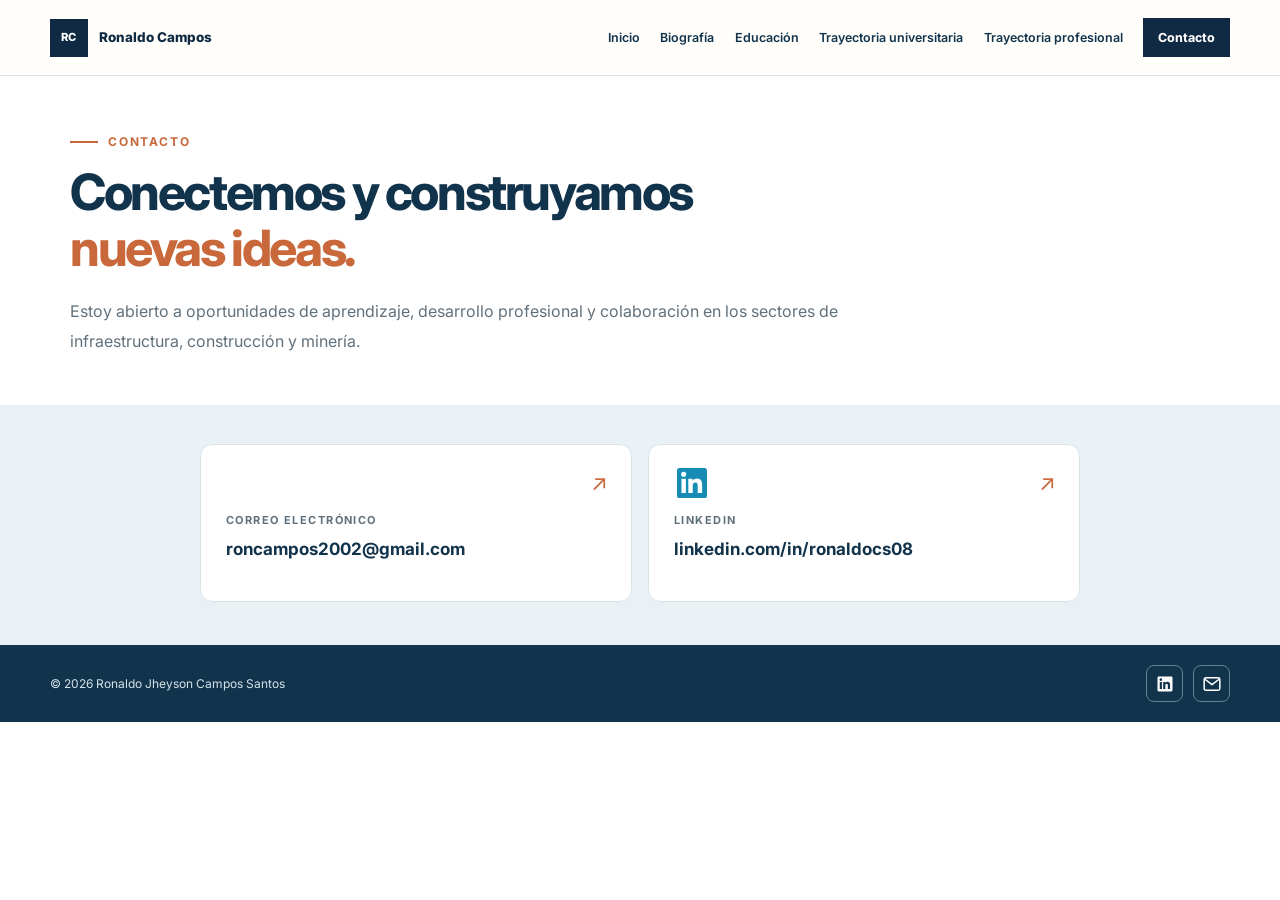
<file: contacto.html>
<!DOCTYPE html>
<html lang="es"><head><meta charset="utf-8"/><meta content="width=device-width,initial-scale=1" name="viewport"/><title>Ronaldo Campos | Contacto</title><meta content="Contacto profesional de Ronaldo Campos. Oportunidades de colaboración en infraestructura, construcción y minería." name="description"/><link href="https://fonts.googleapis.com" rel="preconnect"/><link crossorigin="" href="https://fonts.gstatic.com" rel="preconnect"/><link href="https://fonts.googleapis.com/css2?family=Inter:wght@400;500;600;700;800&amp;display=swap" rel="stylesheet"/><style>
:root{--navy:#12334C;--blue:#168CB5;--terra:#C9683B;--text:#223849;--muted:#61717C;--border:#DCE5E9;--bg:#F8FAFA;--white:#fff}*{box-sizing:border-box}html{scroll-behavior:smooth}body{margin:0;background:#fff;color:var(--text);font-family:Inter,Arial,sans-serif;font-size:14px;line-height:1.6}a{color:inherit;text-decoration:none}.site-header{position:relative;z-index:20;background:white;border-bottom:1px solid #e6ecef}.nav-wrap{max-width:1180px;margin:auto;height:76px;display:flex;align-items:center;justify-content:space-between;gap:22px;padding:0 20px}.brand{display:flex;gap:10px;align-items:center;font-weight:700;color:var(--navy);white-space:nowrap}.brand-mark{background:var(--navy);color:white;padding:8px 9px;border-radius:4px;font-size:13px}.main-nav{display:flex;align-items:center;gap:17px}.main-nav a{font-size:12px;font-weight:600;color:#536775;white-space:nowrap;transition:color .2s}.main-nav a:hover,.main-nav a.active{color:var(--terra)}.main-nav .nav-contact{background:var(--navy);border-radius:5px;color:white;padding:10px 14px}.main-nav .nav-contact:hover{background:var(--terra);color:white}.menu-toggle{display:none;border:1px solid var(--border);border-radius:6px;background:#fff;padding:8px;cursor:pointer}.menu-toggle span{display:block;width:22px;height:2px;background:var(--navy);margin:4px}.container{max-width:1180px;padding:0 20px;margin:auto}.intro{padding:38px 0 24px}.eyebrow,.sect-kicker{font-size:11px;letter-spacing:.13em;color:var(--terra);font-weight:700;text-transform:uppercase;margin:0 0 8px}.eyebrow:before,.sect-kicker:before{content:'';display:inline-block;width:28px;height:2px;background:var(--terra);vertical-align:middle;margin-right:10px}h1{font-size:32px;line-height:1.22;color:var(--navy);letter-spacing:-.04em;margin:0 0 10px;font-weight:700}.intro-p{color:var(--muted);font-size:14px;max-width:770px;margin:0}.section{padding:26px 0}.section-head{display:flex;justify-content:space-between;gap:20px;align-items:end;margin-bottom:17px}.section-head h2{margin:0;color:var(--navy);font-size:22px;letter-spacing:-.025em;line-height:1.3}.section-head>p{margin:0;color:var(--muted);font-size:12px;max-width:390px}.lead-grid,.vol-grid{display:grid;grid-template-columns:repeat(2,minmax(0,1fr));gap:14px}.lead-card,.vol-card,.award-card{border:1px solid var(--border);background:white;border-radius:11px;box-shadow:0 3px 13px rgba(18,51,76,.026);transition:border-color .25s,box-shadow .25s,transform .25s,background-color .25s}.lift:hover{border-color:var(--terra);box-shadow:0 12px 26px rgba(201,104,59,.115);transform:translateY(-3px)}.lead-card{display:flex;align-items:center;gap:19px;padding:20px 22px;min-height:143px}.lead-logo{width:72px;height:72px;flex:none;display:grid;place-items:center;color:var(--navy);font-size:15px;font-weight:800;letter-spacing:-.06em;border:1px solid #e7edef;border-radius:9px;background:linear-gradient(145deg,#fbfcfc,#f2f6f7)}.lead-body h3,.vol-card h3{color:var(--navy);font-size:16px;font-weight:700;margin:0 0 2px;line-height:1.35}.sub{font-size:12px;color:var(--blue);font-weight:600;margin:0 0 6px}.desc{font-size:13px;color:var(--muted);margin:0;line-height:1.6}.awards-wrap{background:var(--bg);border-block:1px solid #edf1f3;padding:30px 0 33px}.awards-grid{display:grid;grid-template-columns:repeat(3,minmax(0,1fr));gap:14px}.award-card{position:relative;padding:21px 19px 23px;min-height:184px;display:flex;flex-direction:column;align-items:flex-start;overflow:hidden}.award-card:before{content:'';position:absolute;top:0;left:0;width:43px;height:3px;background:var(--terra);transition:width .25s}.award-card:hover:before{width:100%}.award-kicker{color:var(--blue);font-weight:700;font-size:10px;letter-spacing:.085em;text-transform:uppercase;margin:0 0 12px}.award-card h3{color:var(--navy);font-size:16px;line-height:1.4;margin:0 0 10px;font-weight:700}.award-desc{font-size:12.5px;color:var(--muted);line-height:1.6;margin:0}.type-chip{margin-top:auto;padding-top:12px;font-size:10px;color:var(--terra);font-weight:700}.vol-card{padding:20px 22px;min-height:151px;background:#fbfcfc}.vol-card:hover{background:white}.vol-top{display:flex;align-items:start;justify-content:space-between;gap:12px;margin-bottom:5px}.vol-top time{white-space:nowrap;color:var(--terra);font-weight:700;font-size:11px}.quote-wrap{margin:35px auto 30px;padding:27px 40px;border-radius:11px;background:var(--bg);border:1px solid #e0e8eb;text-align:center}.quote-label{font-size:10px;font-weight:700;letter-spacing:.13em;color:var(--muted);margin:0 0 10px}.quote{font-size:20px;line-height:1.65;letter-spacing:-.025em;color:var(--navy);font-weight:500;margin:0 auto;max-width:990px}.quote strong{font-weight:700;color:var(--terra)}.gallery-section{padding:4px 0 54px}.gallery-label{margin:0 0 13px}.gallery-reserve{height:300px;background:linear-gradient(130deg,#f1f5f6,#e7eef1);border:1px solid var(--border);border-radius:12px;display:flex;align-items:center;justify-content:center;flex-direction:column;gap:8px;text-align:center;padding:20px}.gallery-reserve svg{width:38px;height:38px;opacity:.45;stroke:var(--navy)}.gallery-reserve strong{font-size:14px;color:var(--navy)}.gallery-reserve span{font-size:12px;color:var(--muted)}.site-footer{border-top:1px solid var(--border);padding:22px max(20px,calc((100vw - 1140px)/2));color:var(--muted);font-size:12px;display:flex;justify-content:space-between;gap:12px}.site-footer a:hover{color:var(--terra)}.sr-only{position:absolute;width:1px;height:1px;overflow:hidden;clip:rect(0,0,0,0)}@media(max-width:1040px){.main-nav{gap:10px}.main-nav a{font-size:11px}.nav-wrap{padding:0 15px}.awards-grid{grid-template-columns:repeat(2,minmax(0,1fr))}}@media(max-width:760px){.nav-wrap{height:68px}.menu-toggle{display:block}.main-nav{display:none;position:absolute;top:68px;left:0;right:0;background:white;box-shadow:0 16px 24px #12334c15;flex-direction:column;align-items:stretch;padding:16px 20px;gap:0}.main-nav.open{display:flex}.main-nav a{padding:10px 7px;font-size:13px}.main-nav .nav-contact{margin-top:8px;text-align:center}.intro{padding:28px 0 15px}h1{font-size:27px}.section{padding:20px 0}.section-head{display:block}.section-head h2{font-size:19px}.section-head>p{margin-top:6px}.lead-grid,.vol-grid,.awards-grid{grid-template-columns:1fr}.lead-card{padding:16px;gap:13px;min-height:unset}.lead-logo{width:59px;height:59px;font-size:12px}.award-card{min-height:unset}.vol-top{flex-wrap:wrap}.quote-wrap{margin:25px auto 20px;padding:22px 17px}.quote{font-size:16px}.gallery-reserve{height:235px}.site-footer{padding:21px 20px;flex-wrap:wrap}}@media(prefers-reduced-motion:reduce){.lift,.award-card:before{transition:none!important}.lift:hover{transform:none}}

/* V2 approved layout */
.intro{padding:32px 0 7px}.intro h1{font-size:29px;line-height:1.3;margin-bottom:9px}.intro-p{font-size:14px;max-width:850px}
.section{padding:19px 0 29px}.lead-grid,.vol-grid,.awards-grid{grid-template-columns:repeat(2,minmax(0,1fr));gap:14px}
.lead-card{min-height:141px;padding:18px 19px;align-items:center;gap:18px}
.lead-card:hover,.vol-card:hover{background:#FFF5EF;border-color:#C9683B;box-shadow:0 12px 26px rgba(201,104,59,.10);transform:translateY(-3px)}
.lead-logo{width:91px;height:91px;flex-shrink:0;background:transparent;border:0;border-radius:0;overflow:hidden;display:flex;align-items:center;justify-content:center}
.lead-logo img{display:block;max-height:100%;max-width:100%;width:100%;height:100%;object-fit:contain}
.lead-body{flex:1;min-width:0}.lead-top,.award-top{display:flex;justify-content:space-between;align-items:flex-start;gap:12px}.lead-top h3{flex:1}.lead-top time,.award-top time{flex-shrink:0;white-space:nowrap;font-size:11px;color:#C9683B;font-weight:700}
.lead-body h3{font-size:16px}.lead-body .sub{font-size:12px}.lead-body .desc,.vol-card .desc{font-size:13.2px;line-height:1.58}
.awards-wrap{padding:28px 0 22px}.awards-wrap .section-head{margin-bottom:16px}.awards-wrap .section-head .sect-kicker{margin-bottom:0}
.award-card{min-height:148px;padding:19px 20px 21px}.award-card h3{font-size:16px;margin:5px 0 8px}.award-desc{font-size:13.2px;line-height:1.55}.award-kicker{font-size:11px;margin:0}
/* Retain award hover from V1; no peach overlay */
.award-card:hover{background:white;transform:translateY(-3px);border-color:#C9683B}
.quote-wrap{max-width:1180px;margin:23px auto 2px;padding:19px 24px 4px;background:transparent;border:0;border-top:1px solid #DEE6EA;border-radius:0;box-shadow:none}
.quote-label{font-size:10px;color:#758893;margin:0 0 5px}.quote{font-size:16px;max-width:1050px;line-height:1.8;font-style:italic;font-weight:400}
.vol-card{min-height:150px;background:white}.vol-card:hover{background:#FFF5EF}
.section-head{margin-bottom:16px}.section-head .sect-kicker{margin:0}.gallery-section{padding:8px 0 50px}
@media(max-width:760px){.intro{padding:27px 0 8px}.intro h1{font-size:25px}.lead-grid,.awards-grid,.vol-grid{grid-template-columns:1fr}.lead-card{gap:11px;padding:15px}.lead-logo{width:65px;height:65px}.lead-top{flex-wrap:wrap;gap:1px}.lead-top time{font-size:10.5px}.award-card{min-height:unset}.quote-wrap{padding:18px 0 3px}.quote{font-size:15px}.vol-top time{white-space:normal}}

/* V3: UI consistency and alternate light-blue section backgrounds */
html,body{background:#fff}
.site-header{position:relative;z-index:20;background:#fff;border-bottom:1px solid #e6ecef}
.nav-wrap{max-width:1180px;width:100%;margin:0 auto;height:76px;display:flex;align-items:center;justify-content:space-between;padding:0 20px;gap:16px}
.brand{color:#12334C;font-family:Inter,Arial,sans-serif;font-weight:700;text-decoration:none;display:flex;align-items:center;gap:10px;white-space:nowrap}
.brand-mark{display:inline-flex;align-items:center;justify-content:center;width:35px;height:35px;padding:0;background:#12334C;color:white;border-radius:4px;font-size:13px}
.main-nav{display:flex;align-items:center;gap:17px}
.main-nav a{font-family:Inter,Arial,sans-serif;font-size:13px;font-weight:600;text-decoration:none;color:#43566A;white-space:nowrap}
.main-nav a.active{color:#C9683B}
.main-nav .nav-contact{background:#12334C;color:#fff;border-radius:5px;padding:10px 14px}
.main-nav .nav-contact:hover{background:#C9683B;color:#fff}
.intro{background:#fff}
main > section.section{background:#fff}
main > section.awards-wrap{background:#F0F5F7;padding-top:35px;padding-bottom:35px}
main > section.gallery-section{background:#F0F5F7;padding-top:34px;padding-bottom:54px}
.lead-logo{width:74px!important;height:74px!important;flex:0 0 74px!important;background:transparent!important;border:none!important;border-radius:0!important;overflow:visible!important}
.lead-logo img{width:100%;height:100%;object-fit:contain;display:block}
.lead-card{gap:16px}
@media(max-width:1040px){.main-nav{gap:10px}.main-nav a{font-size:12px}}
@media(max-width:760px){.nav-wrap{height:68px}.main-nav{display:none}.main-nav.open{display:flex;flex-direction:column;align-items:stretch;gap:0}.lead-logo{width:59px!important;height:59px!important;flex-basis:59px!important}}

/* V4 — navigation style matched to approved professional page */
.site-header{position:sticky!important;top:0!important;z-index:100!important;height:76px!important;background:rgba(255,254,250,.97)!important;border-bottom:1px solid rgba(16,42,67,.14)!important;backdrop-filter:blur(12px)}
.nav-wrap{width:min(calc(100% - 40px),1180px)!important;height:100%!important;max-width:1180px!important;margin:0 auto!important;padding:0!important;gap:14px!important}
.brand{font-size:.84rem!important;font-weight:800!important;color:#102a43!important;gap:11px!important}
.brand-mark{display:grid!important;place-items:center!important;width:38px!important;height:38px!important;background:#102a43!important;color:white!important;border-radius:0!important;font-size:.7rem!important;letter-spacing:.08em!important}
.main-nav{gap:clamp(10px,1.6vw,25px)!important}
.main-nav a{position:relative!important;font-size:.78rem!important;font-weight:750!important;color:#102a43!important;transition:color .18s ease!important}
.main-nav a::after{position:absolute;right:0;bottom:-7px;left:0;height:2px;content:"";background:#c9683b;transform:scaleX(0);transition:transform .18s ease}
.main-nav a:hover::after,.main-nav a.active::after{transform:scaleX(1)}
.main-nav a:hover{color:#102a43!important}.main-nav a.active{color:#102a43!important}
.main-nav .nav-contact{padding:10px 15px!important;color:white!important;background:#102a43!important;border-radius:0!important}
.main-nav .nav-contact:hover{color:white!important;background:#c9683b!important}
.nav-contact::after{display:none!important}
.menu-toggle{display:none;width:44px;height:44px;padding:9px;border:0;background:transparent;cursor:pointer}
.menu-toggle span:not(.sr-only){display:block;width:24px;height:2px;margin:5px 0;background:#102a43}
/* V4 — visible but restrained blue-gray alternation */
main>section.section{background:#fff!important}
main>section.awards-wrap{background:#eaf2f6!important;border-block:1px solid #d7e4ea!important;padding:35px 0 34px}
main>section.gallery-section{background:#eaf2f6!important;border-top:1px solid #d7e4ea!important}
.lead-card,.vol-card{background:#eaf2f6!important;border-color:#c9dae3!important;box-shadow:0 5px 16px rgba(18,51,76,.045)!important}
.lead-card:hover,.vol-card:hover{background:#fff1e9!important;border-color:#c9683b!important;box-shadow:0 14px 30px rgba(201,104,59,.13)!important;transform:translateY(-3px)}
.award-card{background:#fff!important;border-color:#cfdee5!important;box-shadow:0 6px 22px rgba(18,51,76,.055)!important}
.award-card:hover{border-color:#c9683b!important;box-shadow:0 13px 28px rgba(201,104,59,.12)!important}
/* Transparent logos, size adjusted individually */
.lead-logo{width:69px!important;height:69px!important;flex:0 0 69px!important;background:transparent!important;border:0!important;overflow:visible!important}
.lead-logo img{width:100%;height:100%;object-fit:contain}
.lead-logo img.logo-fic{width:79%!important;height:79%!important;margin:auto!important}
.lead-logo img.logo-git{width:90%!important;height:90%!important;margin:auto!important}
.gallery-reserve{background:#fff;border-color:#cbdde5}
@media(max-width:1040px){.main-nav{gap:10px!important}.main-nav a{font-size:11.5px!important}}
@media(max-width:760px){.site-header{height:68px!important}.nav-wrap{height:68px!important}.menu-toggle{display:block!important}.main-nav{display:none!important;position:absolute!important;top:68px!important;left:0!important;right:0!important;flex-direction:column!important;align-items:stretch!important;padding:16px 20px!important;gap:0!important;background:#fff!important;box-shadow:0 16px 24px #12334c15!important}.main-nav.open{display:flex!important}.main-nav a{font-size:13px!important;padding:10px 7px!important}.main-nav a::after{bottom:4px}.lead-logo{width:59px!important;height:59px!important;flex-basis:59px!important}}
@media(prefers-reduced-motion:reduce){.lead-card,.vol-card,.award-card,.main-nav a::after{transition:none!important}}


/* Contacto V1 – visual continuity with approved portfolio */
body{background:#fff}.main-nav a:not(.nav-contact){position:relative;padding:7px 0}
.main-nav a:not(.nav-contact)::after{content:"";position:absolute;left:0;right:100%;bottom:0;height:2px;background:var(--terra);transition:right .25s}
.main-nav a:not(.nav-contact):hover::after{right:0}
.main-nav .nav-contact.active-contact{background:var(--terra);color:#fff}
.contact-hero{padding:56px 0 49px;background:#fff}
.contact-shell{max-width:1180px;margin:auto;padding:0 20px}
.contact-eyebrow{margin:0 0 13px;color:var(--terra);font-size:12px;font-weight:700;letter-spacing:.15em;display:flex;align-items:center;gap:10px}
.contact-eyebrow::before{content:"";display:block;width:28px;height:2px;background:var(--terra)}
.contact-hero h1{font-size:clamp(32px,4.1vw,50px);max-width:780px;letter-spacing:-.048em;line-height:1.12;font-weight:750;margin:0 0 21px}
.contact-hero h1 span{color:var(--terra)}
.contact-lead{font-size:16px;line-height:1.85;color:var(--muted);max-width:820px;margin:0}
.contact-area{background:#EAF1F5;padding:39px 0 43px}
.contact-area-inner{max-width:920px;padding:0 20px;margin:auto}
.contact-grid{display:grid;grid-template-columns:repeat(2,minmax(0,1fr));gap:16px}
.contact-link{display:flex;position:relative;flex-direction:column;min-height:158px;padding:20px 25px 19px;border:1px solid #D8E3E8;border-radius:12px;background:#fff;transition:transform .25s,border-color .25s,background .25s,box-shadow .25s;cursor:pointer}
.contact-link:hover,.contact-link:focus-visible{background:#FFF5F0;border-color:var(--terra);box-shadow:0 13px 30px rgba(201,104,59,.12);transform:translateY(-3px);outline:none}
.contact-link .contact-icon{width:36px;height:36px;color:var(--blue);margin-bottom:11px}
.contact-link .contact-icon svg{width:100%;height:100%}
.contact-link .contact-arrow{position:absolute;right:23px;top:20px;color:var(--terra);font-size:22px;transition:transform .25s}
.contact-link:hover .contact-arrow{transform:translate(3px,-3px)}
.contact-type{letter-spacing:.13em;color:var(--muted);font-size:11px;font-weight:700;margin:0 0 8px}
.contact-value{font-size:17px;line-height:1.4;font-weight:700;color:var(--navy);overflow-wrap:anywhere}
.contact-location{display:flex;align-items:center;gap:8px;justify-content:center;margin:27px 0 0;font-size:13px;color:#607688}
.contact-location svg{width:16px;height:16px}
.site-footer.contact-footer{background:var(--navy);color:#ECF4F8;border:none;display:flex;align-items:center;justify-content:space-between;max-width:none;margin:0;padding:22px max(20px,calc((100% - 1140px)/2));gap:18px}
.site-footer.contact-footer span{font-size:12px;color:#D6E4EA}
.social-links{display:flex;align-items:center;gap:10px}
.social-links a{display:grid;place-items:center;width:37px;height:37px;border:1px solid rgba(255,255,255,.35);border-radius:7px;color:#fff;transition:background .22s,border-color .22s,transform .22s}
.social-links a:hover,.social-links a:focus-visible{background:var(--terra);border-color:var(--terra);transform:translateY(-2px)}
.social-links svg{width:19px;height:19px}
@media(max-width:760px){.contact-hero{padding:38px 0}.contact-area{padding:30px 0 34px}.contact-grid{grid-template-columns:1fr}.contact-link{min-height:148px;padding:20px}.contact-value{font-size:17px}.site-footer.contact-footer{flex-direction:column;align-items:flex-start}}
</style><style>
/* Integración 6 secciones — mantener estilos locales de cada versión aprobada */
.site-header .main-nav a:not(.nav-contact) {color:#12334C!important;font-weight:600!important;position:relative;}
.site-header .main-nav a:not(.nav-contact)::after{content:"";position:absolute;left:0;right:0;bottom:-5px;height:2px;background:#C9683B;transform:scaleX(0);transform-origin:center;transition:transform .24s ease;}
.site-header .main-nav a:not(.nav-contact):hover::after,.site-header .main-nav a:not(.nav-contact).active::after{transform:scaleX(1);}
.site-header .main-nav a.active:not(.nav-contact){color:#C9683B!important;}
.site-footer{background:#12334C!important;color:#fff!important;display:flex!important;justify-content:space-between!important;align-items:center!important;gap:18px;flex-wrap:wrap;padding:20px max(24px,calc((100vw - 1180px)/2))!important;}
.site-footer>a{color:#eaf3f7!important;}
.site-footer .social-links{display:flex;gap:10px;align-items:center;}
.site-footer .social-links a{display:flex;align-items:center;justify-content:center;width:37px;height:37px;border:1px solid #648292;border-radius:8px;color:#fff;text-decoration:none;transition:background .25s,transform .25s,border-color .25s;}
.site-footer .social-links a:hover{background:#C9683B;border-color:#C9683B;transform:translateY(-3px);}
.site-footer .social-links svg{width:18px;height:18px;fill:currentColor;}
@media(max-width:760px){.site-footer{justify-content:center!important;text-align:center;padding:19px 16px!important;}}
</style><style id="fix-nav-and-email-icon">
/* El texto del botón Contacto debe conservar contraste en todos sus estados. */
.site-header .main-nav a.nav-contact,
.site-header .main-nav a.nav-contact:link,
.site-header .main-nav a.nav-contact:visited,
.site-header .main-nav a.nav-contact:hover,
.site-header .main-nav a.nav-contact:focus,
.site-header .main-nav a.nav-contact:active,
.site-header .main-nav a.nav-contact.active,
.site-header .main-nav a.nav-contact[aria-current="page"] {
  color:#FFFFFF !important;
  -webkit-text-fill-color:#FFFFFF !important;
}
.site-header .main-nav a.nav-contact:focus-visible {outline:2px solid #C9683B;outline-offset:3px;}
/* Icono del sobre: trazo blanco, sin relleno opaco. */
.site-footer .social-links a[aria-label="Correo electrónico"] svg {
  display:block !important;
  width:20px !important;
  height:20px !important;
  fill:none !important;
  stroke:#FFFFFF !important;
  stroke-width:1.8px !important;
  stroke-linecap:round !important;
  stroke-linejoin:round !important;
  opacity:1 !important;
}
.site-footer .social-links a[aria-label="Correo electrónico"] svg * {
  fill:none !important;
  stroke:#FFFFFF !important;
}
</style></head><body><header class="site-header">
<div class="nav-wrap">
<a class="brand" href="index.html"><span class="brand-mark">RC</span><span>Ronaldo Campos</span></a>
<button aria-controls="main-nav" aria-expanded="false" class="menu-toggle"><span></span><span></span><span></span><span class="sr-only">Abrir menú</span></button>
<nav aria-label="Navegación principal" class="main-nav" id="main-nav"><a href="index.html">Inicio</a><a href="biografia.html">Biografía</a><a href="educacion.html">Educación</a><a href="trayectoria.html">Trayectoria universitaria</a><a href="experiencia-profesional.html">Trayectoria profesional</a><a aria-current="page" class="active nav-contact" href="contacto.html">Contacto</a></nav>
</div>
</header>
<main id="contenido"><section class="contact-hero"><div class="contact-shell"><p class="contact-eyebrow">CONTACTO</p><h1>Conectemos y construyamos <span>nuevas ideas.</span></h1><p class="contact-lead">Estoy abierto a oportunidades de aprendizaje, desarrollo profesional y colaboración en los sectores de infraestructura, construcción y minería.</p></div></section>
<section aria-label="Vías de contacto" class="contact-area"><div class="contact-area-inner"><div class="contact-grid"><a aria-label="Enviar correo a roncampos2002@gmail.com" class="contact-link" href="https://mail.google.com/mail/?view=cm&amp;fs=1&amp;to=roncampos2002%40gmail.com" target="_blank" rel="noopener noreferrer"><span class="contact-icon"><svg xmlns="http://www.w3.org/2000/svg" aria-hidden="true" width="20" height="20" viewBox="0 0 24 24" fill="none" stroke="#FFFFFF" stroke-width="1.8" stroke-linecap="round" stroke-linejoin="round"><rect x="3" y="5" width="18" height="14" rx="2" fill="none"/><path d="M3.8 6.5 12 12.8l8.2-6.3" fill="none"/></svg></span><span aria-hidden="true" class="contact-arrow">↗</span><span class="contact-type">CORREO ELECTRÓNICO</span><span class="contact-value">roncampos2002@gmail.com</span></a><a aria-label="Visitar el perfil de LinkedIn" class="contact-link" href="https://www.linkedin.com/in/ronaldocs08" rel="noopener noreferrer" target="_blank"><span class="contact-icon"><svg aria-hidden="true" fill="currentColor" viewbox="0 0 24 24"><path d="M20.45 2H3.55C2.69 2 2 2.69 2 3.55v16.9C2 21.31 2.69 22 3.55 22h16.9c.86 0 1.55-.69 1.55-1.55V3.55c0-.86-.69-1.55-1.55-1.55ZM7.93 18.74H4.98V9.19h2.95v9.55ZM6.45 7.89a1.71 1.71 0 1 1 0-3.42 1.71 1.71 0 0 1 0 3.42Zm12.29 10.85h-2.95V14.1c0-1.1-.02-2.51-1.53-2.51-1.53 0-1.76 1.2-1.76 2.43v4.72H9.55V9.19h2.83v1.31h.04c.4-.75 1.36-1.54 2.8-1.54 3 0 3.52 1.97 3.52 4.53v5.25Z"></path></svg></span><span aria-hidden="true" class="contact-arrow">↗</span><span class="contact-type">LINKEDIN</span><span class="contact-value">linkedin.com/in/ronaldocs08</span></a></div></div></section></main>
<footer class="site-footer contact-footer integrated-footer"><span>© <span id="year"></span> Ronaldo Jheyson Campos Santos</span><div aria-label="Redes de contacto" class="social-links"><a aria-label="LinkedIn" href="https://www.linkedin.com/in/ronaldocs08" rel="noopener noreferrer" target="_blank"><svg aria-hidden="true" fill="currentColor" viewbox="0 0 24 24"><path d="M20.45 2H3.55C2.69 2 2 2.69 2 3.55v16.9C2 21.31 2.69 22 3.55 22h16.9c.86 0 1.55-.69 1.55-1.55V3.55c0-.86-.69-1.55-1.55-1.55ZM7.93 18.74H4.98V9.19h2.95v9.55ZM6.45 7.89a1.71 1.71 0 1 1 0-3.42 1.71 1.71 0 0 1 0 3.42Zm12.29 10.85h-2.95V14.1c0-1.1-.02-2.51-1.53-2.51-1.53 0-1.76 1.2-1.76 2.43v4.72H9.55V9.19h2.83v1.31h.04c.4-.75 1.36-1.54 2.8-1.54 3 0 3.52 1.97 3.52 4.53v5.25Z"></path></svg></a><a aria-label="Correo electrónico" href="https://mail.google.com/mail/?view=cm&amp;fs=1&amp;to=roncampos2002%40gmail.com" target="_blank" rel="noopener noreferrer"><svg aria-hidden="true" fill="none" stroke="currentColor" stroke-linecap="round" stroke-linejoin="round" stroke-width="1.7" viewbox="0 0 24 24"><rect height="15" rx="2" width="18.8" x="2.6" y="4.5"></rect><path d="m3.5 6.3 8.5 6.5 8.5-6.5"></path></svg></a></div></footer>
<script>document.getElementById('year').textContent=new Date().getFullYear();const toggle=document.querySelector('.menu-toggle');const menu=document.querySelector('.main-nav');if(toggle&&menu){toggle.addEventListener('click',()=>{const open=toggle.getAttribute('aria-expanded')!=='true';toggle.setAttribute('aria-expanded',String(open));menu.classList.toggle('open',open)})}</script><script>document.querySelectorAll("[data-year], #year").forEach(e=>e.textContent=new Date().getFullYear());</script></body></html>
</file>
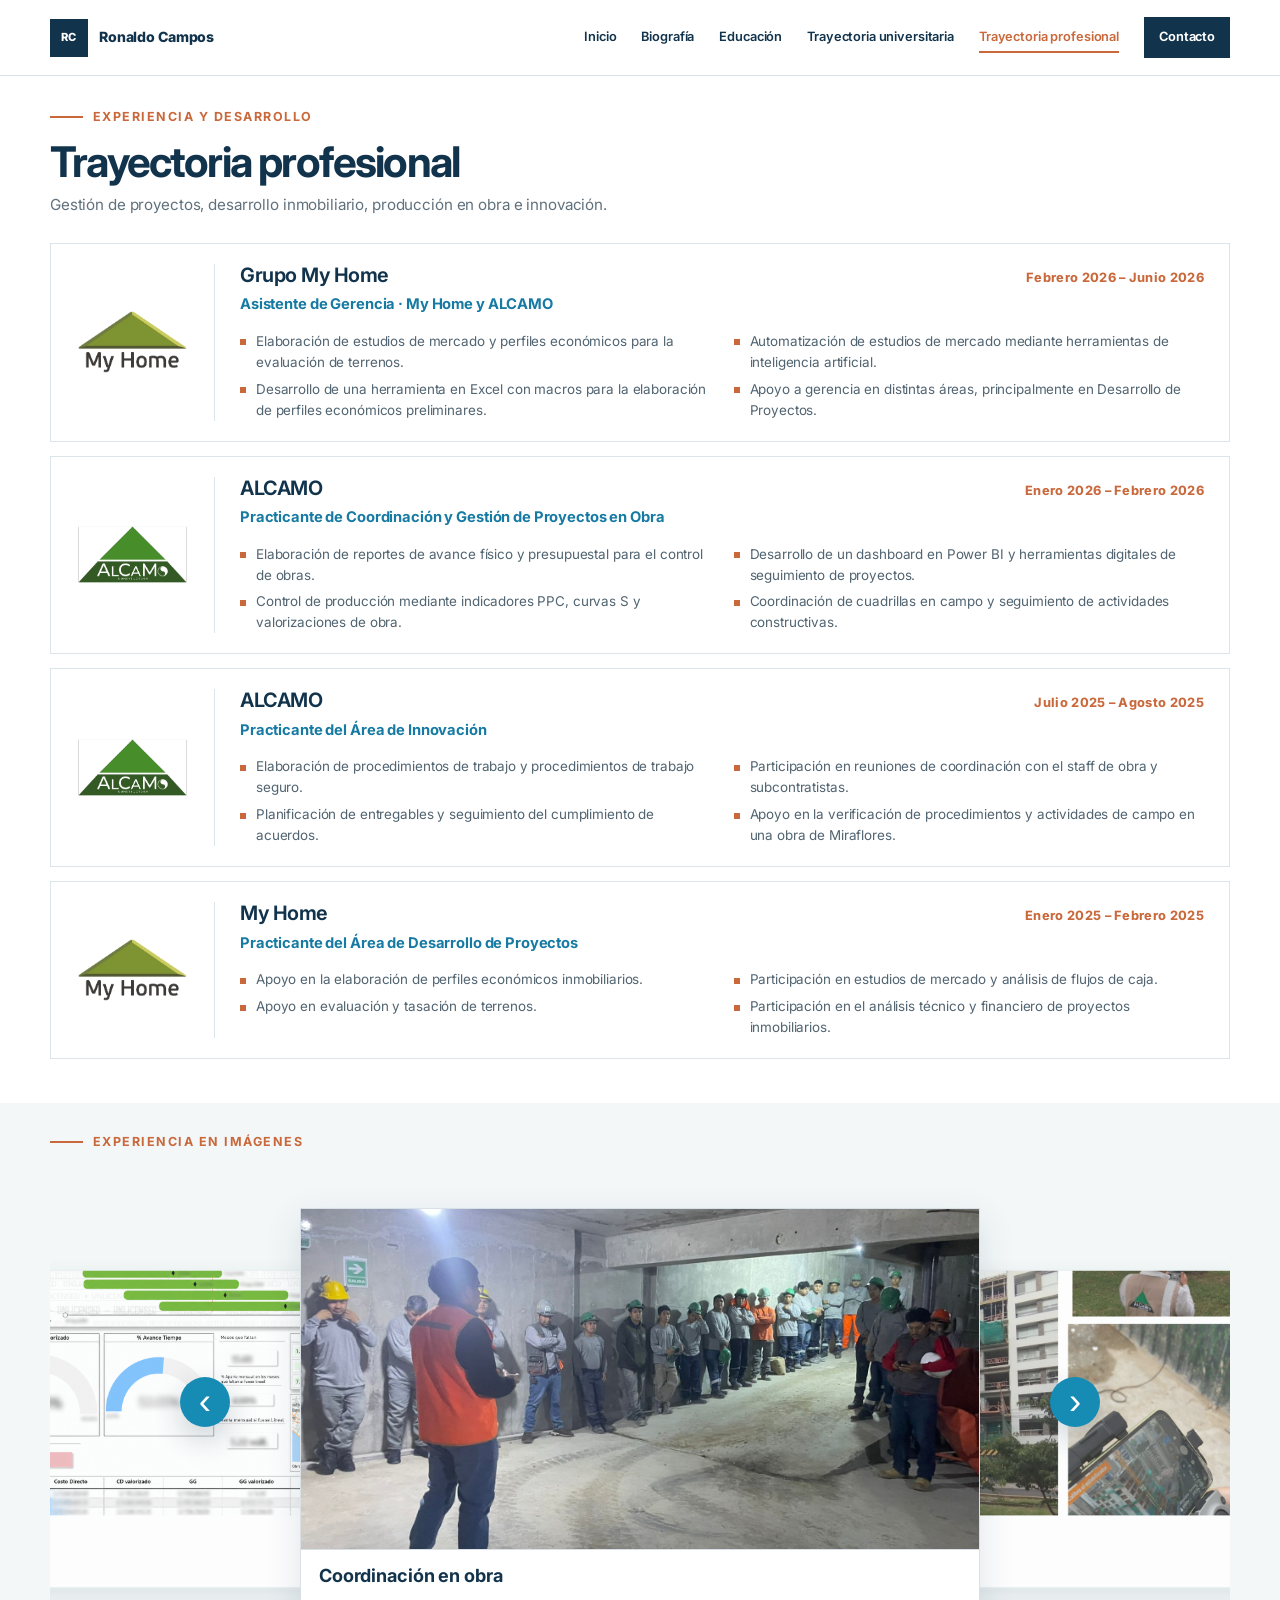
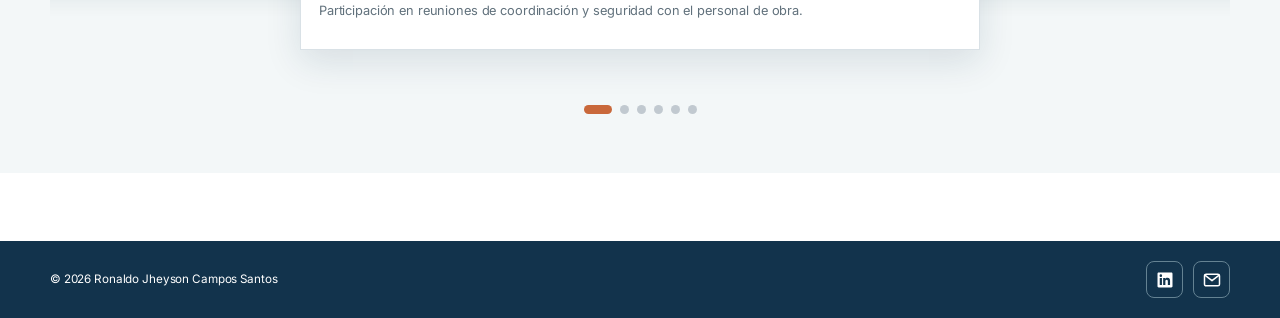
<file: experiencia-profesional.html>
<!DOCTYPE html>

<html lang="es"><head><meta charset="utf-8"/><meta content="width=device-width,initial-scale=1" name="viewport"/><title>Ronaldo Campos | Experiencia Profesional</title><link href="https://fonts.googleapis.com" rel="preconnect"/><link href="https://fonts.googleapis.com/css2?family=Inter:wght@400;500;600;700;800&amp;display=swap" rel="stylesheet"/><style>:root {
  --ink: #102a43;
  --ink-deep: #091d2e;
  --blue: #267eaa;
  --orange: #c9683b;
  --cream: #f5f3ed;
  --paper: #fffefa;
  --mist: #edf3f5;
  --text: #34444f;
  --muted: #6a7881;
  --line: rgba(16, 42, 67, 0.14);
  --max: 1180px;
  --header: 76px;
  --shadow: 0 18px 55px rgba(16, 42, 67, 0.12);
}

* { box-sizing: border-box; }
html { scroll-behavior: smooth; }
body {
  margin: 0;
  color: var(--text);
  background: var(--paper);
  font-family: "Segoe UI", Arial, sans-serif;
  font-size: 16px;
  line-height: 1.6;
}
body.menu-open { overflow: hidden; }
img { display: block; max-width: 100%; }
a { color: inherit; }
.sr-only {
  position: absolute; width: 1px; height: 1px; padding: 0; margin: -1px;
  overflow: hidden; clip: rect(0,0,0,0); white-space: nowrap; border: 0;
}
.skip-link {
  position: fixed; z-index: 300; top: 8px; left: 8px; padding: 9px 14px;
  color: white; background: var(--ink); transform: translateY(-150%);
}
.skip-link:focus { transform: none; }

.site-header {
  position: sticky; z-index: 100; top: 0; height: var(--header);
  background: rgba(255,254,250,.96); border-bottom: 1px solid var(--line);
  backdrop-filter: blur(12px);
}
.nav-wrap {
  display: flex; width: min(calc(100% - 40px), var(--max)); height: 100%;
  margin: auto; align-items: center; justify-content: space-between;
}
.brand {
  display: flex; align-items: center; gap: 11px; color: var(--ink);
  font-size: .84rem; font-weight: 800; text-decoration: none;
}
.brand-mark {
  display: grid; width: 38px; height: 38px; place-items: center;
  color: white; background: var(--ink); font-size: .7rem; letter-spacing: .08em;
}
.main-nav { display: flex; align-items: center; gap: 25px; }
.main-nav a {
  position: relative; color: var(--ink); font-size: .78rem;
  font-weight: 750; text-decoration: none;
}
.main-nav a::after {
  position: absolute; right: 0; bottom: -7px; left: 0; height: 2px;
  content: ""; background: var(--orange); transform: scaleX(0);
  transition: transform .18s ease;
}
.main-nav a:hover::after, .main-nav a.active::after { transform: scaleX(1); }
.nav-contact { padding: 10px 15px; color: white !important; background: var(--ink); }
.nav-contact::after { display: none; }
.menu-toggle {
  display: none; width: 44px; height: 44px; padding: 9px; border: 0;
  background: transparent; cursor: pointer;
}
.menu-toggle span:not(.sr-only) {
  display: block; width: 24px; height: 2px; margin: 5px 0;
  background: var(--ink); transition: transform .18s ease, opacity .18s ease;
}

.page-hero {
  position: relative; display: flex; min-height: min(640px, calc(100vh - var(--header)));
  padding: 58px 24px; align-items: center; overflow: hidden; background:
    linear-gradient(rgba(16,42,67,.035) 1px,transparent 1px),
    linear-gradient(90deg,rgba(16,42,67,.035) 1px,transparent 1px), var(--cream);
  background-size: 40px 40px;
}
.page-hero.compact { min-height: 330px; padding-top: 52px; padding-bottom: 52px; }
.page-hero::after {
  position: absolute; top: -180px; right: -100px; width: 470px; height: 470px;
  border: 1px solid rgba(38,126,170,.22); border-radius: 50%; content: "";
}
.hero-inner {
  position: relative; z-index: 1; display: grid; width: min(100%, var(--max));
  margin: auto; align-items: center; grid-template-columns: 1.1fr .9fr; gap: 65px;
}
.hero-copy { max-width: 690px; }
.eyebrow {
  display: flex; margin: 0 0 18px; align-items: center; gap: 11px;
  color: var(--orange); font-size: .7rem; font-weight: 850;
  letter-spacing: .16em; text-transform: uppercase;
}
.eyebrow::before { width: 34px; height: 2px; content: ""; background: var(--orange); }
h1, h2, .quote {
  margin: 0; color: var(--ink); font-family: Georgia, "Times New Roman", serif;
  font-weight: 400; line-height: 1.06; letter-spacing: -.035em;
}
h1 { font-size: clamp(3rem, 5.6vw, 5.3rem); }
.compact h1 { font-size: clamp(2.8rem, 5vw, 4.6rem); }
h1 strong { color: var(--blue); font-weight: 400; }
.hero-lead { max-width: 680px; margin: 26px 0 0; color: #4e5e68; font-size: 1.09rem; }
.hero-actions { display: flex; margin-top: 30px; gap: 12px; flex-wrap: wrap; }
.button {
  display: inline-flex; min-height: 48px; padding: 0 21px; align-items: center;
  justify-content: center; gap: 9px; border: 1px solid var(--ink);
  font-size: .8rem; font-weight: 800; text-decoration: none; transition: .18s ease;
}
.button.primary { color: white; background: var(--ink); }
.button:hover { color: white; background: var(--blue); border-color: var(--blue); transform: translateY(-2px); }
.hero-facts {
  display: grid; margin: 37px 0 0; grid-template-columns: repeat(3,1fr);
}
.hero-facts div { padding: 7px 12px; border-right: 2px solid rgba(201, 104, 59, .72); text-align: center; }
.hero-facts div:first-child { padding-left: 12px; }
.hero-facts div:last-child { border-right: 0; }
.hero-facts dt { color: var(--ink); font-size: .82rem; font-weight: 850; }
.hero-facts dd { margin: 2px 0 0; color: var(--muted); font-size: .7rem; }
.portrait-card {
  position: relative; width: min(100%, 410px); padding: 13px;
  justify-self: end; background: white; box-shadow: var(--shadow);
}
.portrait-card::before {
  position: absolute; z-index: -1; top: -19px; right: -19px;
  width: 52%; height: 45%; content: ""; background: var(--orange);
}
.portrait-card img { width: 100%; aspect-ratio: .88; object-fit: cover; object-position: center 18%; }
.place {
  position: absolute; right: -14px; bottom: 25px; padding: 10px 14px;
  color: white; background: var(--ink); font-size: .7rem; font-weight: 800;
}

.section { padding: 76px 24px; }
.section.alt { background: var(--mist); }
.section.dark { color: white; background: var(--ink-deep); }
.container { width: min(100%, var(--max)); margin: auto; }
.section-head {
  display: flex; margin-bottom: 30px; align-items: end; justify-content: space-between; gap: 30px;
}
.section-head h2 { font-size: clamp(2.35rem, 4.5vw, 4rem); }
.section-head p { max-width: 480px; margin: 0; color: var(--muted); }
.dark .section-head h2 { color: white; }
.dark .section-head p { color: #bdc9d0; }
.kicker {
  margin: 0 0 10px; color: var(--orange); font-size: .68rem;
  font-weight: 850; letter-spacing: .15em; text-transform: uppercase;
}

.home-links { display: grid; grid-template-columns: repeat(3,1fr); gap: 16px; }
.home-link {
  position: relative; min-height: 190px; padding: 28px; overflow: hidden;
  border: 1px solid var(--line); background: white; text-decoration: none;
  transition: transform .18s ease, box-shadow .18s ease;
}
.home-link:hover { transform: translateY(-5px); box-shadow: var(--shadow); }
.home-link span { color: var(--orange); font-size: .67rem; font-weight: 850; }
.home-link h2 { margin-top: 38px; font-size: 1.75rem; }
.home-link p { margin: 10px 0 0; color: var(--muted); font-size: .82rem; }

.quote-band { padding: 55px 24px; background: var(--paper); }
.quote-wrap {
  display: grid; width: min(100%, var(--max)); margin: auto;
  align-items: start; grid-template-columns: 180px 1fr; gap: 45px;
}
.quote-label {
  margin: 8px 0 0; color: var(--orange); font-size: .67rem;
  font-weight: 850; letter-spacing: .15em; text-transform: uppercase;
}
.quote { max-width: 930px; font-size: clamp(1.9rem, 3.8vw, 3.4rem); }
.quote strong { color: var(--blue); font-weight: 400; }

.education-list { display: grid; gap: 15px; }
.edu-card {
  display: grid; min-height: 145px; padding: 23px; align-items: center;
  border: 1px solid var(--line); background: white;
  grid-template-columns: 150px 1fr auto; gap: 28px;
}
.logo-box {
  display: grid; height: 98px; padding: 10px; place-items: center;
  border-right: 1px solid var(--line);
}
.logo-box img { max-width: 118px; max-height: 78px; object-fit: contain; }
.edu-card h2, .experience-card h2 { font-size: 1.35rem; letter-spacing: -.02em; }
.edu-card p { margin: 5px 0 0; color: var(--muted); font-size: .86rem; }
.edu-meta { min-width: 180px; color: var(--ink); text-align: right; }
.edu-meta strong { display: block; font-size: .84rem; }
.edu-meta span { color: var(--muted); font-size: .75rem; }
.tags { display: flex; margin-top: 12px; gap: 7px; flex-wrap: wrap; }
.tag {
  padding: 4px 9px; color: var(--blue); background: #e3f1f6;
  font-size: .68rem; font-weight: 800;
}

.experience-grid { display: grid; gap: 17px; }
.experience-card {
  display: grid; padding: 28px; border: 1px solid var(--line);
  background: white; grid-template-columns: 150px 1fr; gap: 30px;
}
.experience-card .logo-box { align-self: stretch; height: auto; min-height: 125px; }
.experience-top {
  display: flex; align-items: start; justify-content: space-between; gap: 25px;
}
.experience-role { margin: 5px 0 0; color: var(--blue); font-size: .88rem; font-weight: 800; }
.date { flex: 0 0 auto; color: var(--orange); font-size: .72rem; font-weight: 850; letter-spacing: .05em; }
.experience-card ul { display: grid; margin: 18px 0 0; padding: 0; grid-template-columns: 1fr 1fr; gap: 8px 25px; list-style: none; }
.experience-card li {
  position: relative; padding-left: 16px; color: #55636c; font-size: .79rem;
}
.experience-card li::before {
  position: absolute; top: .7em; left: 0; width: 6px; height: 6px;
  content: ""; background: var(--orange);
}

.community-grid { display: grid; grid-template-columns: repeat(2,1fr); gap: 15px; }
.community-card {
  display: grid; min-height: 185px; padding: 23px; align-items: center;
  border: 1px solid var(--line); background: white; grid-template-columns: 115px 1fr; gap: 23px;
}
.community-card .logo-box { width: 115px; height: 110px; border-right: 1px solid var(--line); }
.community-card h2 { font-size: 1.25rem; }
.community-card .role { margin: 3px 0 10px; color: var(--blue); font-size: .78rem; font-weight: 800; }
.community-card p { margin: 0; color: var(--muted); font-size: .78rem; }
.monogram {
  display: grid; width: 74px; height: 74px; place-items: center;
  color: white; background: var(--ink); font-family: Georgia,serif;
  font-size: 1.2rem; font-weight: 700;
}
.monogram.orange { background: var(--orange); }
.monogram.blue { background: var(--blue); }

.recognition-grid { display: grid; grid-template-columns: repeat(3,1fr); gap: 14px; }
.recognition {
  min-height: 170px; padding: 23px; border-top: 4px solid var(--orange);
  background: rgba(255,255,255,.055);
}
.recognition span { color: #75c2e4; font-size: .68rem; font-weight: 850; letter-spacing: .1em; }
.recognition h2 { margin-top: 19px; color: white; font-size: 1.22rem; line-height: 1.25; }
.recognition p { margin: 10px 0 0; color: #b9c6ce; font-size: .75rem; }

.volunteer-list { display: grid; grid-template-columns: repeat(2,1fr); gap: 14px; }
.volunteer {
  padding: 23px; border: 1px solid var(--line); background: white;
}
.volunteer .year { color: var(--orange); font-size: .68rem; font-weight: 850; }
.volunteer h2 { margin-top: 12px; font-size: 1.22rem; }
.volunteer .org { margin: 3px 0 12px; color: var(--blue); font-size: .76rem; font-weight: 800; }
.volunteer p { margin: 0; color: var(--muted); font-size: .78rem; }

.gallery { display: grid; grid-template-columns: 1.15fr .85fr; gap: 14px; }
.gallery figure { position: relative; min-height: 310px; margin: 0; overflow: hidden; background: #dfe7e9; }
.gallery img { width: 100%; height: 100%; object-fit: cover; }
.gallery figcaption {
  position: absolute; right: 0; bottom: 0; left: 0; padding: 12px 16px;
  color: white; background: linear-gradient(transparent,rgba(9,29,46,.88));
  font-size: .74rem; font-weight: 750;
}

.contact-layout {
  display: grid; min-height: calc(100vh - var(--header)); padding: 65px 24px;
  align-items: center; color: white; background: var(--ink); grid-template-columns: 1fr;
}
.contact-inner { width: min(100%, var(--max)); margin: auto; }
.contact-inner h1 { max-width: 900px; color: white; font-size: clamp(3rem,6vw,5.5rem); }
.contact-intro { max-width: 720px; margin: 25px 0 0; color: #c4d0d7; font-size: 1.02rem; }
.contact-links { display: grid; margin-top: 45px; grid-template-columns: 1fr 1fr; gap: 15px; }
.contact-link {
  display: flex; min-height: 105px; padding: 22px; align-items: center;
  justify-content: space-between; border: 1px solid rgba(255,255,255,.2);
  text-decoration: none; transition: background .18s ease;
}
.contact-link:hover { background: rgba(255,255,255,.07); }
.contact-link small { display: block; color: #8fb9ce; font-size: .68rem; letter-spacing: .1em; text-transform: uppercase; }
.contact-link strong { display: block; margin-top: 5px; font-size: 1rem; }
.contact-location { margin-top: 24px; color: #aebcc5; font-size: .78rem; }
.contact-quote {
  margin-top: 50px; padding-top: 30px; border-top: 1px solid rgba(255,255,255,.18);
  color: white; font-family: Georgia,serif; font-size: clamp(1.55rem,3vw,2.6rem);
}

.site-footer {
  display: flex; padding: 19px max(22px,calc((100% - var(--max))/2));
  align-items: center; justify-content: space-between; color: #aebdc6;
  background: var(--ink-deep); font-size: .67rem;
}
.site-footer a { color: white; text-decoration: none; }
.reveal { opacity: 0; transform: translateY(18px); transition: opacity .55s ease,transform .55s ease; }
.reveal.visible { opacity: 1; transform: none; }

@media (max-width: 900px) {
  .hero-inner { grid-template-columns: 1fr 360px; gap: 35px; }
  .main-nav { gap: 15px; }
  .main-nav a { font-size: .7rem; }
  .experience-card ul { grid-template-columns: 1fr; }
  .community-grid, .recognition-grid { grid-template-columns: 1fr 1fr; }
}

@media (max-width: 760px) {
  .menu-toggle { z-index: 120; display: block; }
  .menu-toggle[aria-expanded="true"] span:nth-child(1) { transform: translateY(7px) rotate(45deg); }
  .menu-toggle[aria-expanded="true"] span:nth-child(2) { opacity: 0; }
  .menu-toggle[aria-expanded="true"] span:nth-child(3) { transform: translateY(-7px) rotate(-45deg); }
  .main-nav {
    position: fixed; inset: 0; padding: 100px 30px 35px;
    transform: translateX(100%); align-items: flex-start; justify-content: center;
    flex-direction: column; gap: 23px; background: var(--cream); transition: transform .22s ease;
  }
  .main-nav.open { transform: none; }
  .main-nav a { font-family: Georgia,serif; font-size: 1.55rem; font-weight: 400; }
  .nav-contact { font-family: "Segoe UI",Arial,sans-serif !important; font-size: .9rem !important; }
  .page-hero { min-height: auto; padding: 48px 20px 65px; }
  .hero-inner { grid-template-columns: 1fr; }
  .portrait-card { width: min(78%,360px); margin: 18px auto 0; justify-self: center; }
  .hero-facts { grid-template-columns: 1fr; gap: 9px; }
  .hero-facts div, .hero-facts div:first-child { padding: 10px 12px; border-left: 0; border-right: 0; border-bottom: 2px solid rgba(201, 104, 59, .72); text-align: center; }
  .hero-facts div:last-child { border-bottom: 0; }
  .section { padding: 58px 20px; }
  .section-head { align-items: start; flex-direction: column; gap: 12px; }
  .home-links, .community-grid, .recognition-grid, .volunteer-list, .contact-links { grid-template-columns: 1fr; }
  .quote-wrap { grid-template-columns: 1fr; gap: 18px; }
  .edu-card, .experience-card { grid-template-columns: 1fr; }
  .logo-box, .experience-card .logo-box {
    width: 100%; height: 90px; min-height: 90px; border-right: 0; border-bottom: 1px solid var(--line);
  }
  .edu-meta { text-align: left; }
  .experience-top { flex-direction: column; gap: 7px; }
  .community-card { grid-template-columns: 90px 1fr; }
  .community-card .logo-box { width: 90px; border-right: 1px solid var(--line); border-bottom: 0; }
  .gallery { grid-template-columns: 1fr; }
  .gallery figure { min-height: 260px; }
  .contact-layout { min-height: calc(100vh - var(--header)); padding: 55px 20px; }
}

@media (max-width: 430px) {
  .brand span:last-child { display: none; }
  h1 { font-size: 2.7rem; }
  .compact h1 { font-size: 2.55rem; }
  .hero-actions { flex-direction: column; }
  .button { width: 100%; }
  .community-card { grid-template-columns: 1fr; }
  .community-card .logo-box { width: 100%; border-right: 0; border-bottom: 1px solid var(--line); }
}

@media (prefers-reduced-motion: reduce) {
  html { scroll-behavior: auto; }
  *,*::before,*::after { transition-duration: .01ms !important; }
  .reveal { opacity: 1; transform: none; }
}

/* Inicio V2 — estilos de prototipo, conservando la arquitectura original */
:root {--ink:#12334C;--ink-deep:#0C2639;--blue:#168CB5;--orange:#C9683B;--cream:#F8FAFB;--paper:#FFFFFF;--mist:#EAF5F8;--text:#334653;--muted:#576D7A;--line:rgba(18,51,76,.14);--shadow:0 22px 52px rgba(18,51,76,.10)}
body {font-family:'Inter','Segoe UI',Arial,sans-serif;letter-spacing:-.008em}
h1,h2,.quote {font-family:'Inter','Segoe UI',Arial,sans-serif;font-weight:700;letter-spacing:-.045em;line-height:1.11}
h1 {font-size:clamp(3.1rem,5vw,4.6rem);font-weight:800}
h1 strong {font-weight:800;color:var(--blue)}
.site-header {background:rgba(255,255,255,.95)}
.brand {font-size:.88rem}.main-nav a {font-size:.80rem;font-weight:650}
.page-hero {background:linear-gradient(rgba(18,51,76,.028) 1px,transparent 1px),linear-gradient(90deg,rgba(18,51,76,.028) 1px,transparent 1px),linear-gradient(125deg,#fff 0%,#F5FAFC 100%);background-size:40px 40px,40px 40px,auto;min-height:620px}
.page-hero::after {border-color:rgba(22,140,181,.15)}
.hero-inner {grid-template-columns:1.1fr .9fr;gap:56px}
.hero-lead {font-size:1.035rem;line-height:1.78;max-width:600px;color:#455D6C;margin-top:24px}
.button {font-size:.84rem;font-weight:650;border-radius:5px;min-height:47px}
.button:not(.primary) {color:var(--ink);background:white;border-color:rgba(18,51,76,.35)}
.button:hover {background:var(--blue);border-color:var(--blue);color:white}
.hero-facts {margin-top:35px;gap:0}.hero-facts div {padding:0 14px}.hero-facts dt {font-size:.83rem;font-weight:750}.hero-facts dd {font-size:.75rem;line-height:1.5}
.portrait-card {padding:11px;box-shadow:0 20px 45px rgba(18,51,76,.11);border-radius:3px}
.portrait-card img {aspect-ratio:.88;object-position:center 20%;background:#fff}
.portrait-card::before {top:-15px;right:-15px;width:48%;height:43%}.place {right:-11px;border-radius:2px}
.section {padding:76px 24px}.section-head h2 {font-size:clamp(2.25rem,4vw,3.5rem);font-weight:750}
.section-head p {font-size:.96rem;line-height:1.75}
.home-link {border-radius:4px;min-height:205px;padding:27px;box-shadow:0 4px 18px rgba(18,51,76,.025)}
.home-link h2 {font-size:1.42rem;margin-top:38px;letter-spacing:-.035em}
.home-link p {font-size:.88rem;line-height:1.65}
.home-link:hover {border-color:rgba(22,140,181,.35)}
.quote-band {padding:62px 24px}.quote {font-size:clamp(1.7rem,3vw,2.8rem);font-weight:650;line-height:1.3;letter-spacing:-.04em}
.quote strong {font-weight:700;color:var(--orange)}
.quote-label {font-size:.73rem}
.site-footer {font-size:.73rem}
@media(max-width:900px) {.hero-inner {grid-template-columns:1fr 330px;gap:32px}h1 {font-size:clamp(2.7rem,5vw,4.3rem)}}
@media(max-width:760px) {.hero-inner {grid-template-columns:1fr}.page-hero {min-height:auto}.main-nav {background:#F8FAFB}.main-nav a {font-family:'Inter',Arial,sans-serif;font-weight:650}.hero-lead {font-size:1rem}.hero-facts {gap:14px}.hero-facts div {padding-left:14px}.portrait-card {width:min(80%,360px)}.home-link {min-height:175px}}
@media(max-width:430px) {h1 {font-size:clamp(2.3rem,10vw,3rem)}.portrait-card{width:min(85%,340px)}.quote{font-size:1.7rem}}


/* Revisión 3 — ajustes exclusivos de Inicio */
.hero-lead { text-align: justify; text-justify: inter-word; hyphens: auto; overflow-wrap: break-word; }
.hero-actions { display:grid; grid-template-columns: repeat(3,minmax(0,1fr)); gap:10px; width:100%; margin-top:26px; }
.hero-actions .button { min-height:50px; padding:10px 7px; font-size:clamp(.66rem,.87vw,.8rem); font-weight:700; border-radius:3px; text-align:center; line-height:1.35; cursor:pointer; font-family:inherit; white-space:normal; }
.hero-actions .button.bio { background:#12334C; border-color:#12334C; color:#fff; }
.hero-actions .button.experience { background:#168CB5; border-color:#168CB5; color:#fff; }
.hero-actions .button.education { background:#fff; border-color:#C9683B; color:#A24A25; }
.hero-actions .button:hover, .hero-actions .button:focus-visible { background:#C9683B; border-color:#C9683B; color:#fff; transform:translateY(-2px); }
.bio-status { margin:8px 0 -6px; font-size:.77rem; color:#526673; }
.bio-status[hidden] { display:none; }
.hero-facts { margin-top:25px; }
/* Fondo claro diferenciado que no convierte el azul en superficie dominante */
.section:has(.home-links) { background:#F8FAFA; padding-top:66px; padding-bottom:48px; }
.home-link { background:#fff; }
.section:has(.home-links) .section-head { margin-bottom:26px; }
.inline-quote { max-width:920px; margin:42px auto 0; padding:0 18px 2px; display:flex; align-items:center; flex-direction:column; gap:14px; }
.quote-accent { display:block; width:42px; height:2px; background:#C9683B; }
.inline-quote .quote { max-width:860px; font-family:Inter,Arial,sans-serif; font-weight:400; font-size:clamp(.96rem,1.2vw,1.12rem); line-height:1.75; letter-spacing:0; font-style:italic; color:#526673; text-align:center; }
.inline-quote .quote strong { color:#12334C; font-weight:600; }
@media (max-width: 900px) {
 .hero-lead { text-align:left; hyphens:none; }
 .hero-actions .button { font-size:.75rem; }
}
@media (max-width:760px) {
 .hero-actions { display:flex; flex-direction:column; gap:10px; }
 .hero-actions .button { width:100%; min-height:50px; font-size:.86rem; }
 .hero-facts { margin-top:29px; }
 .section:has(.home-links) { padding:55px 20px 38px; }
 .inline-quote { margin-top:32px; padding:0 4px; }
}

/* Inicio V2 · Revisión 5 — refinamientos acordados */
.hero-actions .button.experience {
  background: #FFFFFF;
  border-color: #12334C;
  color: #12334C;
}
.hero-actions .button.education {
  background: #FFFFFF;
  border-color: #8FA3AD;
  color: #12334C;
}
.hero-actions .button:hover,
.hero-actions .button:focus-visible {
  background: #C9683B;
  border-color: #C9683B;
  color: #FFFFFF;
  transform: translateY(-2px);
}
.home-link {
  border-color: rgba(18,51,76,.19);
  transition: transform .22s ease, box-shadow .22s ease,
              background-color .22s ease, border-color .22s ease;
}
.home-link:hover,
.home-link:focus-visible {
  background: #FFF5EF;
  border-color: #C9683B;
  box-shadow: 0 14px 34px rgba(201,104,59,.13);
  transform: translateY(-4px);
}
.home-link:focus-visible { outline: 2px solid #C9683B; outline-offset: 3px; }
.inline-quote .quote strong { color: #C9683B !important; }

/* Center the explanatory paragraph vertically alongside the heading. */
.section-head {
  align-items: center;
}
.section-head > p {
  align-self: center;
  margin: 0;
}

/* Reveal the individual words only when JavaScript and motion preference permit. */
.section-head .word-reveal .reveal-word {
  display: inline-block;
  opacity: 0;
  transform: translateY(9px);
  filter: blur(2px);
  transition: opacity .44s ease, transform .44s ease, filter .44s ease;
  transition-delay: var(--word-delay, 0ms);
}
.section-head .word-reveal.words-visible .reveal-word {
  opacity: 1;
  transform: translateY(0);
  filter: blur(0);
}
@media (max-width:760px) {
  .section-head { align-items: flex-start; }
  .section-head > p { align-self: stretch; }
}
@media (prefers-reduced-motion: reduce) {
  .section-head .word-reveal .reveal-word {
    opacity: 1 !important;
    transform: none !important;
    filter: none !important;
    transition: none !important;
  }
}



/* Biografía V3 — refinada según retroalimentación */
body { background: #fff; }
.bio-main {
  padding: 42px 0 72px;
}
.bio-layout {
  width: min(1180px, calc(100% - 44px));
  margin: 0 auto;
  display: grid;
  grid-template-columns: minmax(0, 1fr) minmax(0, 1fr);
  gap: 40px;
  align-items: start;
}
.bio-gallery {
  min-width: 0;
}
.gallery-stage {
  position: relative;
  width: 100%;
  aspect-ratio: 1.3 / 1;
  overflow: hidden;
  background: #E5ECF0;
  border-radius: 8px;
}
.gallery-backdrop {
  position: absolute;
  inset: -24px;
  width: calc(100% + 48px);
  height: calc(100% + 48px);
  object-fit: cover;
  filter: blur(26px) brightness(.78);
  opacity: .62;
}
.gallery-photo {
  position: absolute;
  inset: 0;
  width: 100%;
  height: 100%;
  object-fit: contain;
  z-index: 1;
  transition: opacity .24s ease;
}
.photo-caption-wrap {
  position: absolute;
  left: 0;
  right: 0;
  bottom: 0;
  display: flex;
  justify-content: center;
  z-index: 3;
  padding: 0 18px 18px;
}
.photo-caption-box {
  background: rgba(15, 31, 44, 0.58);
  border: 1px solid rgba(255,255,255,0.14);
  backdrop-filter: blur(4px);
  color: #fff;
  min-width: min(80%, 420px);
  max-width: 86%;
  border-radius: 4px;
  padding: 10px 16px 11px;
  text-align: center;
  font-weight: 600;
  font-size: .95rem;
  line-height: 1.35;
  text-shadow: 0 1px 4px rgba(0,0,0,.26);
}
.gallery-arrow {
  position: absolute;
  top: 50%;
  transform: translateY(-50%);
  z-index: 5;
  width: 38px;
  height: 44px;
  display: grid;
  place-items: center;
  border: none;
  background: rgba(18, 51, 76, .72);
  color: #fff;
  font-size: 1.55rem;
  cursor: pointer;
  transition: background-color .18s ease, transform .18s ease;
}
.gallery-arrow:hover,
.gallery-arrow:focus-visible {
  background: #C9683B;
  outline: none;
}
.gallery-arrow.previous {
  left: 0;
  border-radius: 0 6px 6px 0;
}
.gallery-arrow.next {
  right: 0;
  border-radius: 6px 0 0 6px;
}
.thumbnails {
  display: grid;
  grid-template-columns: repeat(6, minmax(0, 1fr));
  gap: 7px;
  margin-top: 9px;
}
.thumbnail {
  padding: 0;
  margin: 0;
  background: #fff;
  border: 2px solid transparent;
  border-radius: 4px;
  overflow: hidden;
  cursor: pointer;
  aspect-ratio: 1.55 / 1;
  transition: border-color .18s ease, transform .18s ease;
}
.thumbnail img {
  width: 100%;
  height: 100%;
  object-fit: cover;
}
.thumbnail:hover,
.thumbnail:focus-visible,
.thumbnail[aria-current="true"] {
  border-color: #C9683B;
  outline: none;
}
.bio-copy {
  min-width: 0;
}
.bio-copy h1 {
  font-family: Inter, 'Segoe UI', sans-serif;
  color: #12334C;
  font-size: clamp(1.95rem, 2.45vw, 2.35rem);
  line-height: 1.12;
  letter-spacing: -0.045em;
  margin: 0 0 17px;
  font-weight: 760;
}
.bio-accent {
  width: 40px;
  height: 3px;
  background: #C9683B;
  margin-bottom: 20px;
}
.bio-copy p {
  color: #334654;
  font-size: .995rem;
  line-height: 1.62;
  margin: 0 0 14px;
  text-align: justify;
  text-justify: inter-word;
  hyphens: auto;
}
.site-footer {
  margin-top: 0;
}
@media (max-width: 920px) {
  .bio-layout {
    grid-template-columns: 1fr;
    gap: 28px;
    width: min(700px, calc(100% - 28px));
  }
}
@media (max-width: 560px) {
  .bio-main {
    padding: 26px 0 46px;
  }
  .gallery-stage {
    aspect-ratio: 1.12 / 1;
  }
  .photo-caption-wrap {
    padding: 0 10px 10px;
  }
  .photo-caption-box {
    min-width: 0;
    max-width: 100%;
    font-size: .84rem;
    padding: 8px 10px 9px;
  }
  .thumbnails {
    display: flex;
    overflow-x: auto;
    gap: 6px;
    padding-bottom: 2px;
  }
  .thumbnail {
    min-width: 86px;
    aspect-ratio: 1.42 / 1;
  }
  .bio-copy h1 {
    font-size: clamp(1.72rem, 8vw, 2.15rem);
    margin-bottom: 14px;
  }
  .bio-copy p {
    text-align: left;
    hyphens: none;
    line-height: 1.68;
    font-size: .97rem;
  }
}
@media (prefers-reduced-motion: reduce) {
  .gallery-photo,
  .thumbnail {
    transition: none !important;
  }
}

/* Biografía V4 — franja terracota a todo el ancho y esquinas rectas */
.gallery-stage,
.thumbnail {
  border-radius: 0 !important;
}
.photo-caption-wrap {
  left: 0;
  right: 0;
  bottom: 0;
  padding: 0 !important;
  width: 100%;
  display: block;
}
.photo-caption-box {
  width: 100%;
  max-width: none;
  min-width: 0;
  margin: 0;
  padding: 13px 20px 14px;
  border-radius: 0;
  border: none;
  background: rgba(18,51,76,.52);
  -webkit-backdrop-filter: blur(5px);
  backdrop-filter: blur(5px);
  color: #fff;
  text-align: center;
  font-weight: 650;
  text-shadow: 0 1px 4px rgba(15,28,35,.45);
}
@media (max-width:560px) {
  .photo-caption-box { max-width:none; padding:11px 12px; font-size:.84rem; }
}

/* Biografía V6 — Opción A: franja azul petróleo */
.bio-section-banner {
  min-height: 74px;
  padding: 13px 20px 12px;
  background: #12334C;
  display: flex;
  flex-direction: column;
  align-items: center;
  justify-content: center;
  gap: 7px;
  border-bottom: 1px solid rgba(18,51,76,.1);
}
.bio-section-banner h1 {
  font-family: Inter, 'Segoe UI', sans-serif;
  font-size: clamp(1.25rem, 2vw, 1.65rem);
  line-height: 1.2;
  color: #FFFFFF;
  font-weight: 750;
  letter-spacing: -.025em;
  margin: 0;
}
.bio-section-banner-line { display:none; }
.bio-main { padding-top: 29px; }
@media(max-width:560px) {
  .bio-section-banner { min-height: 64px; padding: 10px 14px; }
  .bio-main { padding-top: 22px; }
}


/* Experiencia profesional V1: diseño refinado, carrusel central con tarjetas laterales */
body{background:#fff}.xp-main{padding:31px 0 68px}.xp-wrap{width:min(1180px,calc(100% - 36px));margin:0 auto}
.xp-intro{margin-bottom:25px}.xp-kicker,.xp-gallery-kicker{display:flex;align-items:center;gap:10px;color:#C9683B;text-transform:uppercase;font-size:.78rem;font-weight:700;letter-spacing:.12em}.xp-kicker:before,.xp-gallery-kicker:before{content:'';display:block;width:33px;height:2px;background:#C9683B}
.xp-intro h1{font-family:Inter,sans-serif;color:#12334C;font-size:clamp(2rem,3.3vw,2.9rem);letter-spacing:-.043em;line-height:1.1;margin:12px 0 8px;font-weight:700}.xp-intro p{font-size:.95rem;line-height:1.6;color:#61717C;margin:0}
.xp-cards{display:grid;gap:14px}.xp-card{display:grid;grid-template-columns:164px minmax(0,1fr);border:1px solid #DCE5E9;background:#fff;transition:background .24s,border-color .24s,box-shadow .24s,transform .24s;min-height:136px}.xp-card:hover{background:#FFF8F4;border-color:#C9683B;box-shadow:0 13px 30px rgba(18,51,76,.07);transform:translateY(-2px)}.xp-logo{display:grid;place-items:center;margin:20px 0;border-right:1px solid #DCE5E9}.xp-logo img{object-fit:contain;max-width:100px;max-height:74px}.xp-info{padding:20px 25px}.xp-top{display:flex;justify-content:space-between;gap:16px;align-items:baseline}.xp-company{font-size:1.24rem;color:#12334C;letter-spacing:-.025em;font-weight:650;margin:0}.xp-date{color:#C9683B;font-size:.8rem;font-weight:750;white-space:nowrap;letter-spacing:.025em}.xp-role{margin:5px 0 14px;color:#167AA3;font-size:.92rem;font-weight:700}.xp-tasks{display:grid;grid-template-columns:1fr 1fr;gap:6px 23px;list-style:none;padding:0;margin:0}.xp-tasks li{font-size:.84rem;line-height:1.56;color:#516471;padding-left:16px;position:relative}.xp-tasks li:before{content:'';position:absolute;left:0;top:.62em;width:6px;height:6px;background:#C9683B}
.xp-gallery{background:#F3F7F8;margin-top:44px;padding:29px 0 36px}.xp-gallery-kicker{margin:0 0 20px}.xp-stage{position:relative;overflow:hidden;display:flex;align-items:center;justify-content:center;height:390px;gap:15px}.xp-slide{background:white;border:1px solid #E0E8EB;box-shadow:0 16px 35px rgba(18,51,76,.12);flex:0 0 23%;min-width:0;height:280px;opacity:.67;transform:scale(.93);transition:transform .33s,opacity .33s;overflow:hidden;display:flex;flex-direction:column}.xp-slide.center{flex-basis:49%;height:350px;opacity:1;transform:scale(1);z-index:2}.xp-slide img{display:block;object-fit:cover;width:100%;flex:1;min-height:0}.xp-slide-copy{padding:11px 13px;background:#fff}.xp-slide-copy strong{font-size:.92rem;display:block;color:#12334C}.xp-slide-copy p{font-size:.76rem;color:#61717C;margin:4px 0 0;line-height:1.4}.xp-arrow{position:absolute;top:47%;transform:translateY(-50%);border:0;border-radius:50%;background:#12334C;color:white;width:42px;height:42px;z-index:5;font-size:23px;cursor:pointer;display:grid;place-items:center}.xp-arrow:hover{background:#C9683B}.xp-arrow.prev{left:13%}.xp-arrow.next{right:13%}.xp-counter{text-align:center;font-size:.8rem;color:#61717C;margin-top:5px}
@media(max-width:760px){.xp-wrap{width:calc(100% - 24px)}.xp-main{padding:22px 0 40px}.xp-card{grid-template-columns:90px 1fr}.xp-logo{margin:13px 0}.xp-logo img{max-width:69px;max-height:55px}.xp-info{padding:14px}.xp-top{flex-wrap:wrap;gap:4px}.xp-company{font-size:1.06rem}.xp-date{font-size:.76rem}.xp-role{font-size:.84rem}.xp-tasks{grid-template-columns:1fr;gap:5px}.xp-gallery{margin-top:30px}.xp-stage{height:310px;gap:7px}.xp-slide{display:none}.xp-slide.center{display:flex;flex-basis:94%;height:275px}.xp-arrow.prev{left:1%}.xp-arrow.next{right:1%}.xp-slide-copy p{font-size:.7rem}}
@media(prefers-reduced-motion:reduce){.xp-card,.xp-slide{transition:none!important}}

/* V4: same two-column layout for every card */
.xp-logo img{max-width:109px;max-height:79px;background:transparent}

.xp-logo img{width:auto;height:auto;object-fit:contain}
</style><style>
/* Carrusel reservado: sin fotografías ni pies de foto provisionales. */
.xp-stage .xp-slide { background: #E7EEF1; }
.xp-stage .xp-slide.center { background: linear-gradient(145deg,#F2F6F7,#E5EDF0); }
.xp-awaiting-photos {display:flex;align-items:center;justify-content:center;height:100%;padding:20px;text-align:center;color:#6B7D87;font:500 14px Inter,system-ui,sans-serif;}
.xp-stage button:disabled{opacity:.32;cursor:default;}
</style><style>
/* Integración 6 secciones — mantener estilos locales de cada versión aprobada */
.site-header .main-nav a:not(.nav-contact) {color:#12334C!important;font-weight:600!important;position:relative;}
.site-header .main-nav a:not(.nav-contact)::after{content:"";position:absolute;left:0;right:0;bottom:-5px;height:2px;background:#C9683B;transform:scaleX(0);transform-origin:center;transition:transform .24s ease;}
.site-header .main-nav a:not(.nav-contact):hover::after,.site-header .main-nav a:not(.nav-contact).active::after{transform:scaleX(1);}
.site-header .main-nav a.active:not(.nav-contact){color:#C9683B!important;}
.site-footer{background:#12334C!important;color:#fff!important;display:flex!important;justify-content:space-between!important;align-items:center!important;gap:18px;flex-wrap:wrap;padding:20px max(24px,calc((100vw - 1180px)/2))!important;}
.site-footer>a{color:#eaf3f7!important;}
.site-footer .social-links{display:flex;gap:10px;align-items:center;}
.site-footer .social-links a{display:flex;align-items:center;justify-content:center;width:37px;height:37px;border:1px solid #648292;border-radius:8px;color:#fff;text-decoration:none;transition:background .25s,transform .25s,border-color .25s;}
.site-footer .social-links a:hover{background:#C9683B;border-color:#C9683B;transform:translateY(-3px);}
.site-footer .social-links svg{width:18px;height:18px;fill:currentColor;}
@media(max-width:760px){.site-footer{justify-content:center!important;text-align:center;padding:19px 16px!important;}}
</style><style>
/* Restored unmodified original carousel layout and navigation */
.showcase-carousel {
  position: relative;
  min-height: 560px;
  padding: 18px 0 54px;
  overflow: hidden;
}
.carousel-stage {
  position: relative;
  height: 480px;
}
.showcase-slide {
  position: absolute;
  top: 18px;
  left: 50%;
  width: min(58%, 680px);
  margin: 0;
  overflow: hidden;
  border: 1px solid var(--line);
  background: white;
  box-shadow: var(--shadow);
  opacity: 0;
  pointer-events: none;
  transform: translateX(-50%) scale(.72);
  transition: opacity .25s ease, transform .32s ease;
}
.showcase-slide.is-active {
  z-index: 3;
  opacity: 1;
  pointer-events: auto;
  transform: translateX(-50%) scale(1);
}
.showcase-slide.is-prev {
  z-index: 2;
  opacity: .86;
  transform: translateX(-112%) scale(.72);
}
.showcase-slide.is-next {
  z-index: 2;
  opacity: .86;
  transform: translateX(12%) scale(.72);
}
.showcase-slide img {
  width: 100%;
  height: 340px;
  object-fit: cover;
}
.showcase-slide figcaption {
  display: grid;
  min-height: 100px;
  gap: 5px;
  padding: 15px 18px 18px;
  border-top: 1px solid var(--line);
}
.showcase-slide figcaption strong {
  color: var(--ink);
  font-family: Georgia, "Times New Roman", serif;
  font-size: 1.25rem;
  font-weight: 400;
  line-height: 1.15;
}
.showcase-slide figcaption span {
  color: var(--muted);
  font-size: .8rem;
}
.showcase-slide:not(.is-active) figcaption {
  opacity: 0;
}
.carousel-arrow {
  position: absolute;
  z-index: 5;
  top: 205px;
  display: grid;
  width: 50px;
  height: 50px;
  place-items: center;
  border: 0;
  border-radius: 50%;
  color: white;
  background: var(--blue);
  box-shadow: 0 12px 30px rgba(16,42,67,.2);
  cursor: pointer;
  font-size: 2.3rem;
  line-height: 1;
}
.carousel-arrow.prev { left: 11%; }
.carousel-arrow.next { right: 11%; }
.carousel-dots {
  position: absolute;
  right: 0;
  bottom: 18px;
  left: 0;
  z-index: 4;
  display: flex;
  justify-content: center;
  gap: 8px;
}
.carousel-dots button {
  width: 9px;
  height: 9px;
  padding: 0;
  border: 0;
  border-radius: 999px;
  background: rgba(16,42,67,.22);
  cursor: pointer;
}
.carousel-dots button.is-active {
  width: 28px;
  background: var(--orange);
}


@media(max-width:760px){
  .showcase-carousel {
    min-height: auto;
    padding: 0 0 46px;
  }
  .carousel-stage {
    height: auto;
  }
  .showcase-slide,
  .showcase-slide.is-active,
  .showcase-slide.is-prev,
  .showcase-slide.is-next {
    position: relative;
    top: auto;
    left: auto;
    display: none;
    width: 100%;
    opacity: 1;
    transform: none;
  }
  .showcase-slide.is-active {
    display: block;
  }
  .showcase-slide:not(.is-active) figcaption {
    opacity: 1;
  }
  .showcase-slide img {
    height: auto;
    aspect-ratio: 4/3;
    object-fit: cover;
  }
  .carousel-arrow {
    top: calc(50% - 60px);
    width: 42px;
    height: 42px;
    font-size: 1.8rem;
  }
  .carousel-arrow.prev { left: 12px; }
  .carousel-arrow.next { right: 12px; }

}
:root{--line:#d9e1e6;--shadow:0 12px 34px rgba(18,51,76,.12);--muted:#61717c;--ink:#12334C;--blue:#168CB5;--orange:#C9683B;}
.showcase-slide figcaption strong{font-family:Inter,Arial,sans-serif;font-size:1.13rem;font-weight:700;color:#12334C}
</style><style id="fix-nav-and-email-icon">
/* El texto del botón Contacto debe conservar contraste en todos sus estados. */
.site-header .main-nav a.nav-contact,
.site-header .main-nav a.nav-contact:link,
.site-header .main-nav a.nav-contact:visited,
.site-header .main-nav a.nav-contact:hover,
.site-header .main-nav a.nav-contact:focus,
.site-header .main-nav a.nav-contact:active,
.site-header .main-nav a.nav-contact.active,
.site-header .main-nav a.nav-contact[aria-current="page"] {
  color:#FFFFFF !important;
  -webkit-text-fill-color:#FFFFFF !important;
}
.site-header .main-nav a.nav-contact:focus-visible {outline:2px solid #C9683B;outline-offset:3px;}
/* Icono del sobre: trazo blanco, sin relleno opaco. */
.site-footer .social-links a[aria-label="Correo electrónico"] svg {
  display:block !important;
  width:20px !important;
  height:20px !important;
  fill:none !important;
  stroke:#FFFFFF !important;
  stroke-width:1.8px !important;
  stroke-linecap:round !important;
  stroke-linejoin:round !important;
  opacity:1 !important;
}
.site-footer .social-links a[aria-label="Correo electrónico"] svg * {
  fill:none !important;
  stroke:#FFFFFF !important;
}
</style></head><body><header class="site-header">
<div class="nav-wrap">
<a class="brand" href="index.html"><span class="brand-mark">RC</span><span>Ronaldo Campos</span></a>
<button aria-controls="main-nav" aria-expanded="false" class="menu-toggle"><span></span><span></span><span></span><span class="sr-only">Abrir menú</span></button>
<nav aria-label="Navegación principal" class="main-nav" id="main-nav"><a href="index.html">Inicio</a><a href="biografia.html">Biografía</a><a href="educacion.html">Educación</a><a href="trayectoria.html">Trayectoria universitaria</a><a aria-current="page" class="active" href="experiencia-profesional.html">Trayectoria profesional</a><a class="nav-contact" href="contacto.html">Contacto</a></nav>
</div>
</header><main class="xp-main" id="contenido"><div class="xp-wrap"><section class="xp-intro"><div class="xp-kicker">EXPERIENCIA Y DESARROLLO</div><h1>Trayectoria profesional</h1><p>Gestión de proyectos, desarrollo inmobiliario, producción en obra e innovación.</p></section><section aria-label="Experiencias profesionales" class="xp-cards"><article class="xp-card"><div class="xp-logo"><img alt="Logotipo Grupo My Home" src="[data-uri]"/></div><div class="xp-info"><div class="xp-top"><h2 class="xp-company">Grupo My Home</h2><span class="xp-date">Febrero 2026 – Junio 2026</span></div><p class="xp-role">Asistente de Gerencia · My Home y ALCAMO</p><ul class="xp-tasks"><li>Elaboración de estudios de mercado y perfiles económicos para la evaluación de terrenos.</li><li>Automatización de estudios de mercado mediante herramientas de inteligencia artificial.</li><li>Desarrollo de una herramienta en Excel con macros para la elaboración de perfiles económicos preliminares.</li><li>Apoyo a gerencia en distintas áreas, principalmente en Desarrollo de Proyectos.</li></ul></div></article><article class="xp-card"><div class="xp-logo"><img alt="Logotipo ALCAMO" src="[data-uri]"/></div><div class="xp-info"><div class="xp-top"><h2 class="xp-company">ALCAMO</h2><span class="xp-date">Enero 2026 – Febrero 2026</span></div><p class="xp-role">Practicante de Coordinación y Gestión de Proyectos en Obra</p><ul class="xp-tasks"><li>Elaboración de reportes de avance físico y presupuestal para el control de obras.</li><li>Desarrollo de un dashboard en Power BI y herramientas digitales de seguimiento de proyectos.</li><li>Control de producción mediante indicadores PPC, curvas S y valorizaciones de obra.</li><li>Coordinación de cuadrillas en campo y seguimiento de actividades constructivas.</li></ul></div></article><article class="xp-card"><div class="xp-logo"><img alt="Logotipo ALCAMO" src="[data-uri]"/></div><div class="xp-info"><div class="xp-top"><h2 class="xp-company">ALCAMO</h2><span class="xp-date">Julio 2025 – Agosto 2025</span></div><p class="xp-role">Practicante del Área de Innovación</p><ul class="xp-tasks"><li>Elaboración de procedimientos de trabajo y procedimientos de trabajo seguro.</li><li>Participación en reuniones de coordinación con el staff de obra y subcontratistas.</li><li>Planificación de entregables y seguimiento del cumplimiento de acuerdos.</li><li>Apoyo en la verificación de procedimientos y actividades de campo en una obra de Miraflores.</li></ul></div></article><article class="xp-card"><div class="xp-logo"><img alt="Logotipo My Home" src="[data-uri]"/></div><div class="xp-info"><div class="xp-top"><h2 class="xp-company">My Home</h2><span class="xp-date">Enero 2025 – Febrero 2025</span></div><p class="xp-role">Practicante del Área de Desarrollo de Proyectos</p><ul class="xp-tasks"><li>Apoyo en la elaboración de perfiles económicos inmobiliarios.</li><li>Participación en estudios de mercado y análisis de flujos de caja.</li><li>Apoyo en evaluación y tasación de terrenos.</li><li>Participación en el análisis técnico y financiero de proyectos inmobiliarios.</li></ul></div></article></section></div><section aria-label="Experiencia en imágenes" class="xp-gallery"><div class="xp-wrap"><div class="xp-gallery-kicker">Experiencia en imágenes</div><div aria-label="Carrusel de experiencia profesional" class="showcase-carousel reveal-target" data-carousel="">
<button aria-label="Imagen anterior" class="carousel-arrow prev" data-carousel-prev="" type="button">‹</button>
<div class="carousel-stage">
<figure class="showcase-slide is-active" data-slide=""><img alt="Coordinación en obra" decoding="async" src="assets/portfolio-simple/fotos/experiencia_profesional/01_coordinacion_en_obra.png"/><figcaption><strong>Coordinación en obra</strong><span>Participación en reuniones de coordinación y seguridad con el personal de obra.</span></figcaption></figure>
<figure class="showcase-slide" data-slide=""><img alt="Seguimiento con dron" decoding="async" loading="lazy" src="assets/portfolio-simple/fotos/experiencia_profesional/02_seguimiento_con_dron.png"/><figcaption><strong>Seguimiento con dron</strong><span>Registro visual del avance de obra mediante herramientas tecnológicas.</span></figcaption></figure>
<figure class="showcase-slide" data-slide=""><img alt="Supervisión en campo" decoding="async" loading="lazy" src="assets/portfolio-simple/fotos/experiencia_profesional/03_supervision_en_campo.png"/><figcaption><strong>Supervisión en campo</strong><span>Verificación del avance de partidas e instalaciones durante la ejecución de la obra.</span></figcaption></figure>
<figure class="showcase-slide" data-slide=""><img alt="Excavación y movimiento de tierras" decoding="async" loading="lazy" src="assets/portfolio-simple/fotos/experiencia_profesional/04_excavacion_y_movimiento_de_tierras.png"/><figcaption><strong>Excavación y movimiento de tierras</strong><span>Seguimiento de trabajos de excavación y actividades iniciales del proyecto.</span></figcaption></figure>
<figure class="showcase-slide" data-slide=""><img alt="Gestión y desarrollo inmobiliario" decoding="async" loading="lazy" src="assets/portfolio-simple/fotos/experiencia_profesional/05_gestion_y_desarrollo_inmobiliario.jpg"/><figcaption><strong>Gestión y desarrollo inmobiliario</strong><span>Desempeño en funciones de apoyo a gerencia y evaluación de proyectos inmobiliarios.</span></figcaption></figure>
<figure class="showcase-slide" data-slide=""><img alt="Control de proyectos con Power BI" decoding="async" loading="lazy" src="assets/portfolio-simple/fotos/experiencia_profesional/06_control_de_proyectos_power_bi.png"/><figcaption><strong>Control de proyectos con Power BI</strong><span>Desarrollo de un dashboard para el seguimiento físico y financiero de distintas obras.</span></figcaption></figure>
</div>
<button aria-label="Imagen siguiente" class="carousel-arrow next" data-carousel-next="" type="button">›</button>
<div aria-label="Seleccionar imagen" class="carousel-dots" data-carousel-dots=""></div>
</div><div class="xp-counter" id="xp-counter"></div></div></section></main><footer class="site-footer integrated-footer"><span>© <span data-year=""></span> Ronaldo Jheyson Campos Santos</span><div aria-label="Redes de contacto" class="social-links"><a aria-label="LinkedIn" href="https://www.linkedin.com/in/ronaldocs08" rel="noopener noreferrer" target="_blank"><svg aria-hidden="true" fill="currentColor" viewbox="0 0 24 24"><path d="M20.45 2H3.55C2.69 2 2 2.69 2 3.55v16.9C2 21.31 2.69 22 3.55 22h16.9c.86 0 1.55-.69 1.55-1.55V3.55c0-.86-.69-1.55-1.55-1.55ZM7.93 18.74H4.98V9.19h2.95v9.55ZM6.45 7.89a1.71 1.71 0 1 1 0-3.42 1.71 1.71 0 0 1 0 3.42Zm12.29 10.85h-2.95V14.1c0-1.1-.02-2.51-1.53-2.51-1.53 0-1.76 1.2-1.76 2.43v4.72H9.55V9.19h2.83v1.31h.04c.4-.75 1.36-1.54 2.8-1.54 3 0 3.52 1.97 3.52 4.53v5.25Z"></path></svg></a><a aria-label="Correo electrónico" href="https://mail.google.com/mail/?view=cm&amp;fs=1&amp;to=roncampos2002%40gmail.com" target="_blank" rel="noopener noreferrer"><svg xmlns="http://www.w3.org/2000/svg" aria-hidden="true" width="20" height="20" viewBox="0 0 24 24" fill="none" stroke="#FFFFFF" stroke-width="1.8" stroke-linecap="round" stroke-linejoin="round"><rect x="3" y="5" width="18" height="14" rx="2" fill="none"/><path d="M3.8 6.5 12 12.8l8.2-6.3" fill="none"/></svg></a></div></footer><script>// Fotografías originales pendientes de incorporación en la versión definitiva.
</script><script>const menuButton = document.querySelector(".menu-toggle");
const navigation = document.querySelector(".main-nav");

if (menuButton && navigation) {
  const closeMenu = () => {
    menuButton.setAttribute("aria-expanded", "false");
    navigation.classList.remove("open");
    document.body.classList.remove("menu-open");
  };

  menuButton.addEventListener("click", () => {
    const open = menuButton.getAttribute("aria-expanded") !== "true";
    menuButton.setAttribute("aria-expanded", String(open));
    navigation.classList.toggle("open", open);
    document.body.classList.toggle("menu-open", open);
  });

  navigation.querySelectorAll("a").forEach((link) => link.addEventListener("click", closeMenu));
}

document.querySelectorAll("[data-year]").forEach((node) => {
  node.textContent = new Date().getFullYear();
});

const targets = document.querySelectorAll(".reveal-target");
if ("IntersectionObserver" in window && !matchMedia("(prefers-reduced-motion: reduce)").matches) {
  targets.forEach((target) => target.classList.add("reveal"));
  const observer = new IntersectionObserver((entries) => {
    entries.forEach((entry) => {
      if (entry.isIntersecting) {
        entry.target.classList.add("visible");
        observer.unobserve(entry.target);
      }
    });
  }, { threshold: .1 });
  targets.forEach((target) => observer.observe(target));
}
</script><script>document.querySelectorAll("[data-year], #year").forEach(e=>e.textContent=new Date().getFullYear());</script><script>
/* Original carousel interactions from repository */
document.querySelectorAll("[data-carousel]").forEach((carousel) => {
  const slides = Array.from(carousel.querySelectorAll("[data-slide]"));
  const prevButton = carousel.querySelector("[data-carousel-prev]");
  const nextButton = carousel.querySelector("[data-carousel-next]");
  const dotsWrap = carousel.querySelector("[data-carousel-dots]");
  let activeIndex = Math.max(0, slides.findIndex((slide) => slide.classList.contains("is-active")));
  let startX = 0;

  const wrap = (index) => (index + slides.length) % slides.length;

  const render = () => {
    slides.forEach((slide, index) => {
      slide.classList.remove("is-active", "is-prev", "is-next");
      slide.setAttribute("aria-hidden", "true");

      if (index === activeIndex) {
        slide.classList.add("is-active");
        slide.removeAttribute("aria-hidden");
      } else if (index === wrap(activeIndex - 1)) {
        slide.classList.add("is-prev");
      } else if (index === wrap(activeIndex + 1)) {
        slide.classList.add("is-next");
      }
    });

    if (dotsWrap) {
      dotsWrap.querySelectorAll("button").forEach((dot, index) => {
        dot.classList.toggle("is-active", index === activeIndex);
        dot.setAttribute("aria-current", index === activeIndex ? "true" : "false");
      });
    }
  };

  if (dotsWrap) {
    slides.forEach((_, index) => {
      const dot = document.createElement("button");
      dot.type = "button";
      dot.setAttribute("aria-label", `Ver imagen ${index + 1}`);
      dot.addEventListener("click", () => {
        activeIndex = index;
        render();
      });
      dotsWrap.appendChild(dot);
    });
  }

  prevButton?.addEventListener("click", () => {
    activeIndex = wrap(activeIndex - 1);
    render();
  });

  nextButton?.addEventListener("click", () => {
    activeIndex = wrap(activeIndex + 1);
    render();
  });

  carousel.addEventListener("keydown", (event) => {
    if (event.key === "ArrowLeft") {
      event.preventDefault();
      activeIndex = wrap(activeIndex - 1);
      render();
    }
    if (event.key === "ArrowRight") {
      event.preventDefault();
      activeIndex = wrap(activeIndex + 1);
      render();
    }
  });

  carousel.addEventListener("touchstart", (event) => {
    startX = event.changedTouches[0].clientX;
  }, { passive: true });

  carousel.addEventListener("touchend", (event) => {
    const movement = event.changedTouches[0].clientX - startX;
    if (Math.abs(movement) > 45) {
      activeIndex = wrap(activeIndex + (movement < 0 ? 1 : -1));
      render();
    }
  }, { passive: true });

  carousel.setAttribute("tabindex", "0");
  render();
});

</script></body></html>
</file>
